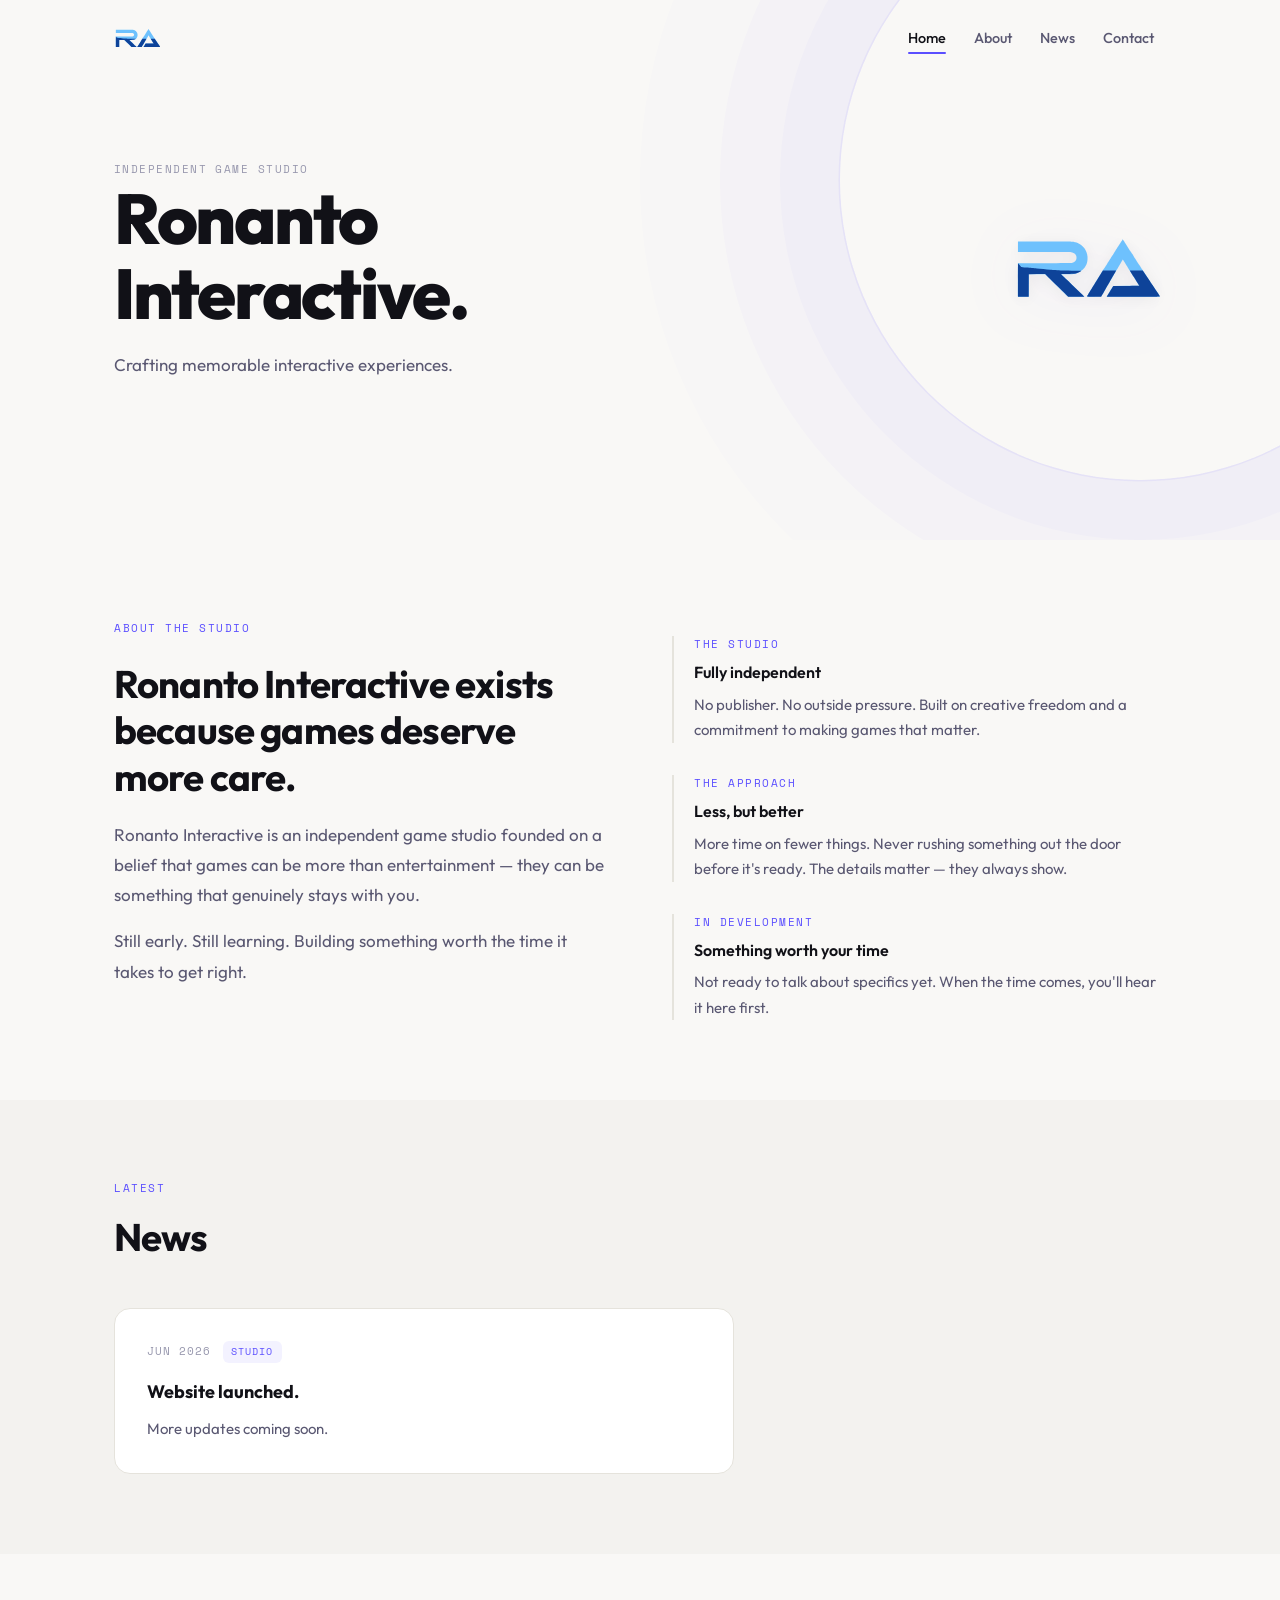
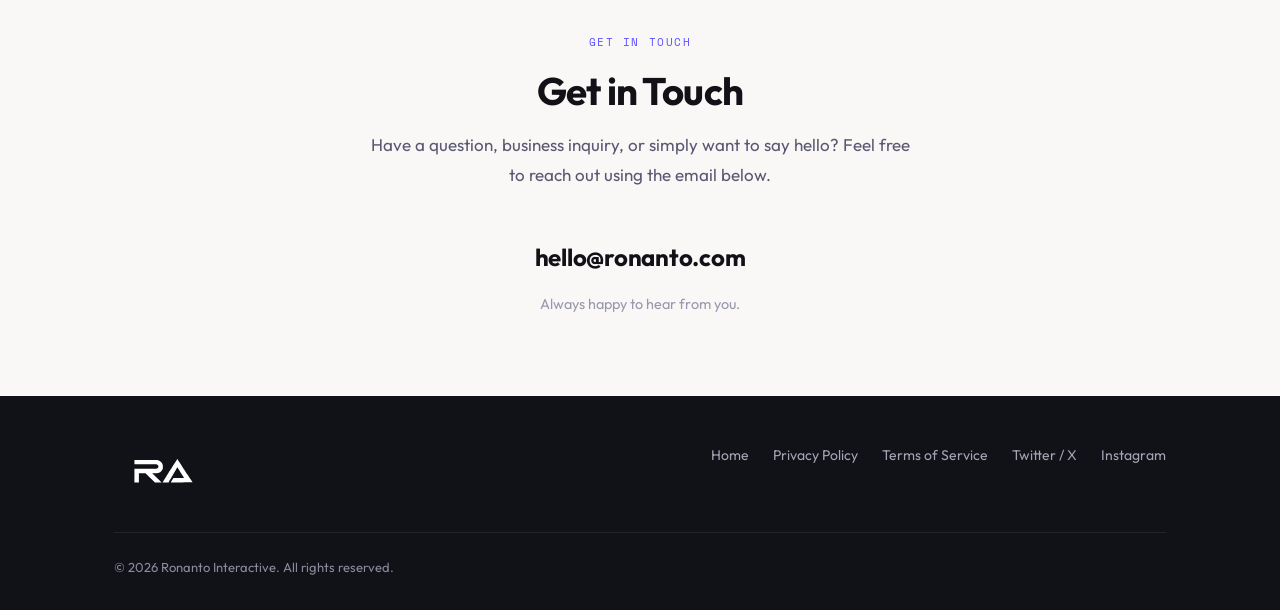
<file: index.html>
<!DOCTYPE html>
<html lang="en">
<head>
  <meta charset="UTF-8" />
  <meta name="viewport" content="width=device-width, initial-scale=1.0" />
  <meta http-equiv="X-UA-Compatible" content="IE=edge" />

  <!-- ─── Primary SEO ─────────────────────────────────────── -->
  <title>Ronanto Interactive | Independent Game Studio</title>
  <meta
    name="description"
    content="Ronanto Interactive is an independent game studio crafting memorable interactive experiences. Built with intention, craft, and long-term quality."
  />
  <meta name="robots" content="index, follow" />
  <meta name="author" content="Ronanto Interactive" />

  <!-- Canonical URL -->
  <link rel="canonical" href="https://ronanto.com/" />

  <!-- Browser theme color (mobile address bar) -->
  <meta name="theme-color" content="#F9F8F6" />

  <!-- ─── Open Graph ──────────────────────────────────────── -->
  <meta property="og:type"        content="website" />
  <meta property="og:url"         content="https://ronanto.com/" />
  <meta property="og:site_name"   content="Ronanto Interactive" />
  <meta property="og:title"       content="Ronanto Interactive | Independent Game Studio" />
  <meta property="og:description" content="Ronanto Interactive is an independent game studio crafting memorable interactive experiences. Built with intention, craft, and long-term quality." />
  <meta property="og:image"       content="https://ronanto.com/images/og-image.jpg" />
  <meta property="og:image:alt"   content="Ronanto Interactive — Independent Game Studio" />
  <meta property="og:image:width"  content="1200" />
  <meta property="og:image:height" content="630" />

  <!-- ─── Twitter / X Card ───────────────────────────────── -->
  <meta name="twitter:card"        content="summary_large_image" />
  <meta name="twitter:site"        content="@ronantogames" />
  <meta name="twitter:title"       content="Ronanto Interactive | Independent Game Studio" />
  <meta name="twitter:description" content="An independent game studio crafting memorable interactive experiences. Built with intention, craft, and long-term quality." />
  <meta name="twitter:image"       content="https://ronanto.com/images/og-image.jpg" />
  <meta name="twitter:image:alt"   content="Ronanto Interactive — Independent Game Studio" />

  <!-- ─── Favicon ───────────────────────────────────────────── -->
  <link rel="icon" type="image/svg+xml" href="favicon.svg" />

  <!-- ─── Stylesheet ──────────────────────────────────────── -->
  <link rel="stylesheet" href="css/main.css?v=2.1" />

  <!-- ─── Structured Data (JSON-LD) ──────────────────────── -->
  <script type="application/ld+json">
  {
    "@context": "https://schema.org",
    "@type": "Organization",
    "name": "Ronanto Interactive",
    "url": "https://ronanto.com",
    "logo": "https://ronanto.com/images/logo/logo.svg",
    "email": "hello@ronanto.com",
    "sameAs": [
      "https://x.com/ronantointeract",
      "https://instagram.com/ronantointeractive"
    ]
  }
  </script>
</head>

<body>
  <a href="#main-content" class="skip-link" style="position: absolute; top: -100px;">Skip to main content</a>

  <!-- ═══════════════════════════════════════════════════════
       NAVIGATION
       Fixed top bar. Transparent over hero, white on scroll.
       ═══════════════════════════════════════════════════════ -->
  <header id="site-header" role="banner">
    <div class="container nav__inner">

      <a href="#hero" class="nav__logo" aria-label="Ronanto Interactive — go to top">
        <img
          src="images/logo/logo.svg"
          alt="Ronanto Interactive logo"
          class="nav__logo-img"
          width="1536"
          height="1024"
          loading="eager"
          decoding="async"
          draggable="false"
        />
      </a>

      <!-- Desktop navigation -->
      <nav aria-label="Primary navigation">
        <ul class="nav__links" role="list">
          <li>
            <a href="#hero"    class="nav__link is-active" data-section="hero">
              Home
            </a>
          </li>
          <li>
            <a href="#about"   class="nav__link"           data-section="about">
              About
            </a>
          </li>
          <li>
            <a href="#news"    class="nav__link"           data-section="news">
              News
            </a>
          </li>
          <!--
            FUTURE PAGE SLOT: insert <li><a href="games.html" …>Games</a></li>
            between News and Contact without changing anything else.
          -->
          <li>
            <a href="#contact" class="nav__link"           data-section="contact">
              Contact
            </a>
          </li>
        </ul>
      </nav>

      <!-- Mobile hamburger -->
      <button
        id="hamburger"
        class="nav__hamburger"
        aria-label="Open navigation menu"
        aria-expanded="false"
        aria-controls="mobile-menu"
      >
        <span></span>
        <span></span>
        <span></span>
      </button>

    </div>
  </header>

  <!-- Mobile menu drawer -->
  <div
    id="mobile-menu"
    role="dialog"
    aria-label="Navigation menu"
    aria-hidden="true"
  >
    <a href="#hero"    class="nav__link" data-section="hero">Home</a>
    <a href="#about"   class="nav__link" data-section="about">About</a>
    <a href="#news"    class="nav__link" data-section="news">News</a>
    <a href="#contact" class="nav__link" data-section="contact">Contact</a>
  </div>


  <!-- ═══════════════════════════════════════════════════════
       MAIN CONTENT
       ═══════════════════════════════════════════════════════ -->
  <main id="main-content">

    <!-- ───────────────────────────────────────────────────────
         SECTION 1 · HERO
         ~60 vh. Typography-first. One primary CTA.
         ─────────────────────────────────────────────────────── -->
    <section id="hero" aria-labelledby="hero-heading">
      <div class="container">
        <div class="hero__grid">

          <!-- Left: text content -->
          <div class="hero__text">
            <!-- Studio label (Space Mono) -->
            <span class="hero__label t-mono" aria-label="Independent Game Studio">
              Independent Game Studio
            </span>

            <!-- Studio name — single H1 per page -->
            <h1 class="hero__title t-display" id="hero-heading">
              Ronanto<br>Interactive.
            </h1>

            <!-- Tagline -->
            <p class="hero__tagline t-body">
              Crafting memorable interactive experiences.
            </p>
          </div>

          <!-- Right: large logo -->
          <div class="hero__logo-wrap" aria-hidden="true">
            <img
              src="images/logo/logo.svg"
              alt=""
              class="hero__logo-img"
              width="1536"
              height="1024"
              loading="eager"
              decoding="async"
              draggable="false"
            />
          </div>

        </div>
      </div>
    </section>


    <!-- ───────────────────────────────────────────────────────
         SECTION 2 · ABOUT PREVIEW
         About the studio · Values · What's being built.
         No games mentioned.
         ─────────────────────────────────────────────────────── -->
    <section id="about" class="section" aria-labelledby="about-heading">
      <div class="container">
        <div class="about__grid">

          <!-- Left: intro text -->
          <div class="about__text">
            <span class="label reveal">About the Studio</span>
            <h2 class="t-h2 reveal reveal--d1" id="about-heading">
              Ronanto Interactive exists because games deserve more care.
            </h2>
            <p class="t-body reveal reveal--d2">
              Ronanto Interactive is an independent game studio founded
              on a belief that games can be more than entertainment —
              they can be something that genuinely stays with you.
            </p>
            <p class="t-body reveal reveal--d3">
              Still early. Still learning. Building something worth
              the time it takes to get right.
            </p>
          </div>

          <!-- Right: three facts -->
          <div class="about__facts" aria-label="Studio values">

            <div class="fact reveal reveal--d1">
              <span class="label">The studio</span>
              <h3 class="fact__title">Fully independent</h3>
              <p class="fact__body">
                No publisher. No outside pressure. Built on creative
                freedom and a commitment to making games that matter.
              </p>
            </div>

            <div class="fact reveal reveal--d2">
              <span class="label">The approach</span>
              <h3 class="fact__title">Less, but better</h3>
              <p class="fact__body">
                More time on fewer things. Never rushing something out
                the door before it's ready. The details matter — they
                always show.
              </p>
            </div>

            <div class="fact reveal reveal--d3">
              <span class="label">In development</span>
              <h3 class="fact__title">Something worth your time</h3>
              <p class="fact__body">
                Not ready to talk about specifics yet. When the time
                comes, you'll hear it here first.
              </p>
            </div>

          </div>

        </div>
      </div>
    </section>


    <!-- ───────────────────────────────────────────────────────
         SECTION 3 · LATEST NEWS
         Single real update. Intentionally minimal.
         ─────────────────────────────────────────────────────── -->
    <section id="news" class="section section--alt" aria-labelledby="news-heading">
      <div class="container">

        <div class="section-intro reveal">
          <span class="label">Latest</span>
          <h2 class="t-h2 section-intro__title" id="news-heading">News</h2>
        </div>

        <!-- Single update card -->
        <article
          class="news-card reveal reveal--d1"
          aria-labelledby="news-item-1-title"
        >
          <div class="news-card__meta">
            <time class="news-card__date" datetime="2026-06">Jun 2026</time>
            <span class="news-card__tag">Studio</span>
          </div>
          <h3 class="news-card__title" id="news-item-1-title">
            Website launched.
          </h3>
          <p class="news-card__body">
            More updates coming soon.
          </p>
        </article>

      </div>
    </section>


    <!-- ───────────────────────────────────────────────────────
         SECTION 4 · CONTACT
         Centered. Simple. One button.
         ─────────────────────────────────────────────────────── -->
    <section id="contact" class="section" aria-labelledby="contact-heading">
      <div class="container">

        <div class="section-intro section-intro--center reveal">
          <span class="label">Get in Touch</span>
          <h2 class="t-h2 section-intro__title" id="contact-heading">
            Get in Touch
          </h2>
          <p class="t-body section-intro__body">
            Have a question, business inquiry, or simply want to say hello?
            Feel free to reach out using the email below.
          </p>
        </div>

        <div class="contact__body reveal reveal--d1">
          <!-- Obfuscated email link for spam protection -->
          <p class="contact__email-text">
            <a href="#" class="obfuscated-email contact__email-link" data-user="hello" data-domain="ronanto.com">Click to Reveal Email</a>
          </p>
          <p class="contact__note t-small">
            Always happy to hear from you.
          </p>
        </div>

      </div>
    </section>

  </main>


  <!-- ═══════════════════════════════════════════════════════
       FOOTER
       Dark. Studio name, tagline, nav links, copyright.
       ═══════════════════════════════════════════════════════ -->
  <footer id="site-footer" role="contentinfo">
    <div class="container">

      <div class="footer__top">

        <!-- Official Ronanto Interactive logo -->
        <div class="footer__brand">
          <a href="#hero" aria-label="Ronanto Interactive — go to top">
            <img
              src="images/logo/logo-white.svg"
              alt="Ronanto Interactive logo"
              class="footer__logo-img"
              width="1536"
              height="1024"
              loading="lazy"
              decoding="async"
              draggable="false"
            />
          </a>
        </div>

        <!-- Footer navigation -->
        <nav class="footer__nav" aria-label="Footer navigation">
          <a href="#hero">Home</a>
          <a href="privacy.html">Privacy Policy</a>
          <a href="terms.html">Terms of Service</a>
          <a href="https://x.com/ronantointeract" target="_blank" rel="noopener noreferrer">Twitter / X</a>
          <a href="https://instagram.com/ronantointeractive" target="_blank" rel="noopener noreferrer">Instagram</a>
        </nav>

      </div>

      <!-- Bottom row: copyright -->
      <div class="footer__bottom">
        <p class="footer__copy">
          &copy; <span id="footer-year"></span> Ronanto Interactive.
          All rights reserved.
        </p>
      </div>

    </div>
  </footer>


  <!-- ═══════════════════════════════════════════════════════
       SCRIPTS
       ═══════════════════════════════════════════════════════ -->
  <script src="js/main.js?v=2.1"></script>

  <!-- Inline: set copyright year dynamically -->
  <script>
    document.getElementById('footer-year').textContent = new Date().getFullYear();
  </script>

</body>
</html>
</file>
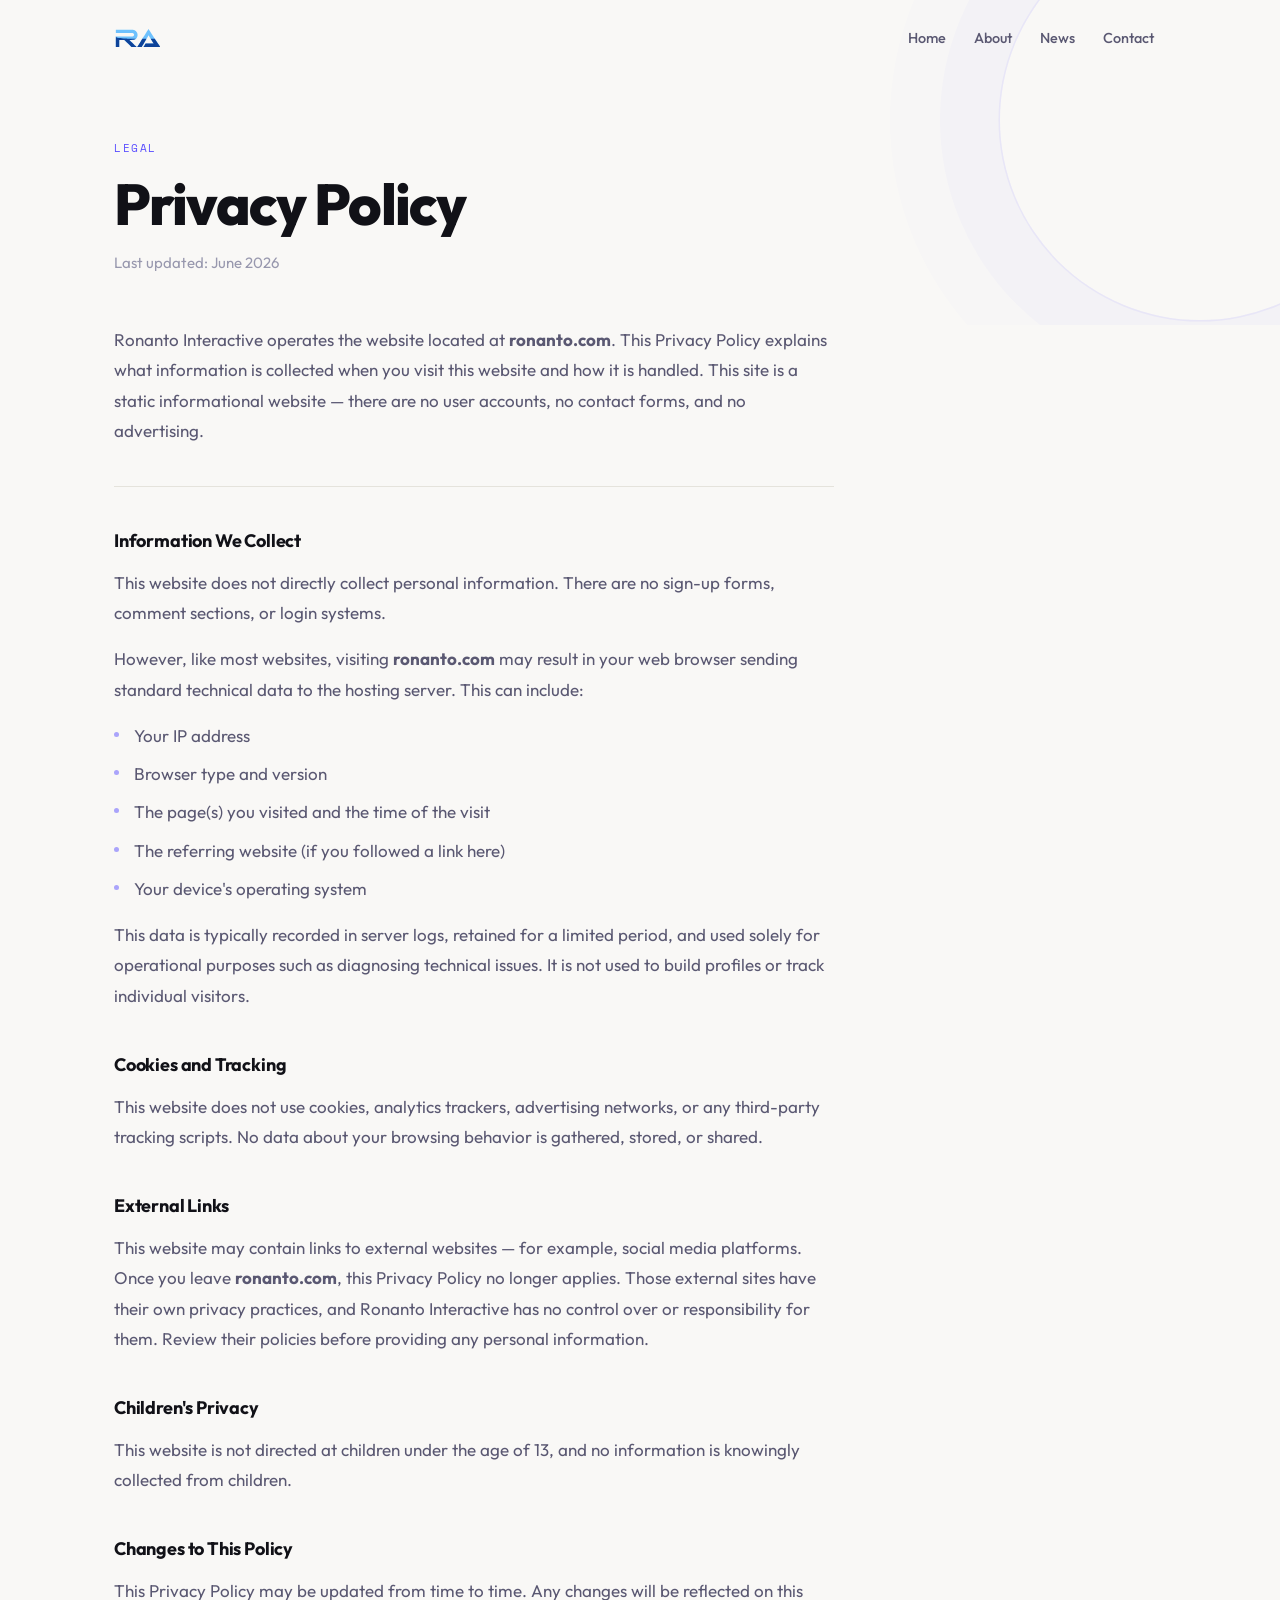
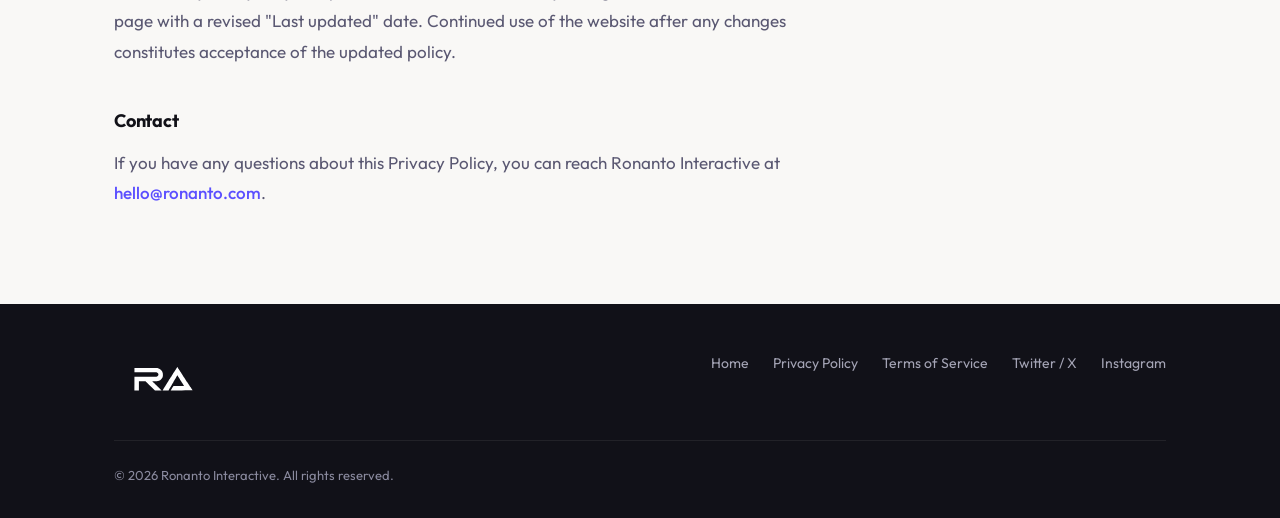
<file: privacy.html>
<!DOCTYPE html>
<html lang="en">
<head>
  <meta charset="UTF-8" />
  <meta name="viewport" content="width=device-width, initial-scale=1.0" />
  <meta http-equiv="X-UA-Compatible" content="IE=edge" />

  <!-- ─── Primary SEO ─────────────────────────────────────── -->
  <title>Privacy Policy | Ronanto Interactive</title>
  <meta
    name="description"
    content="Ronanto Interactive's Privacy Policy. This static site collects no personal data. Learn what server logs may record and how external links are handled."
  />
  <meta name="robots" content="index, follow" />
  <meta name="author" content="Ronanto Interactive" />

  <!-- Canonical URL -->
  <link rel="canonical" href="https://ronanto.com/privacy.html" />

  <!-- Browser theme color -->
  <meta name="theme-color" content="#F9F8F6" />

  <!-- ─── Open Graph ──────────────────────────────────────── -->
  <meta property="og:type"        content="website" />
  <meta property="og:url"         content="https://ronanto.com/privacy.html" />
  <meta property="og:site_name"   content="Ronanto Interactive" />
  <meta property="og:title"       content="Privacy Policy | Ronanto Interactive" />
  <meta property="og:description" content="Ronanto Interactive's Privacy Policy. This static site collects no personal data. Learn what server logs may record and how external links are handled." />
  <meta property="og:image"       content="https://ronanto.com/images/og-image.jpg" />
  <meta property="og:image:alt"   content="Ronanto Interactive — Independent Game Studio" />
  <meta property="og:image:width"  content="1200" />
  <meta property="og:image:height" content="630" />

  <!-- ─── Twitter / X Card ───────────────────────────────── -->
  <meta name="twitter:card"        content="summary_large_image" />
  <meta name="twitter:site"        content="@ronantogames" />
  <meta name="twitter:title"       content="Privacy Policy | Ronanto Interactive" />
  <meta name="twitter:description" content="Ronanto Interactive's Privacy Policy. A static site — no accounts, no forms, no trackers." />
  <meta name="twitter:image"       content="https://ronanto.com/images/og-image.jpg" />
  <meta name="twitter:image:alt"   content="Ronanto Interactive — Independent Game Studio" />

  <!-- ─── Favicon ───────────────────────────────────────────── -->
  <link rel="icon" type="image/svg+xml" href="favicon.svg" />

  <!-- ─── Stylesheet ──────────────────────────────────────── -->
  <link rel="stylesheet" href="css/main.css?v=2.1" />

  <!-- ─── Structured Data (JSON-LD) ──────────────────────── -->
  <script type="application/ld+json">
  {
    "@context": "https://schema.org",
    "@type": "Organization",
    "name": "Ronanto Interactive",
    "url": "https://ronanto.com",
    "logo": "https://ronanto.com/images/logo/logo.svg",
    "email": "hello@ronanto.com",
    "sameAs": [
      "https://x.com/ronantointeract",
      "https://instagram.com/ronantointeractive"
    ]
  }
  </script>
</head>

<body>
  <a href="#main-content" class="skip-link" style="position: absolute; top: -100px;">Skip to main content</a>

  <!-- ═══════════════════════════════════════════════════════
       NAVIGATION
       ═══════════════════════════════════════════════════════ -->
  <header id="site-header" role="banner">
    <div class="container nav__inner">

      <a href="index.html" class="nav__logo" aria-label="Ronanto Interactive — go to homepage">
        <img
          src="images/logo/logo.svg"
          alt="Ronanto Interactive logo"
          class="nav__logo-img"
          width="1536"
          height="1024"
          loading="eager"
          decoding="async"
          draggable="false"
        />
      </a>

      <!-- Desktop navigation -->
      <nav aria-label="Primary navigation">
        <ul class="nav__links" role="list">
          <li><a href="index.html#hero"    class="nav__link" data-section="hero">Home</a></li>
          <li><a href="index.html#about"   class="nav__link" data-section="about">About</a></li>
          <li><a href="index.html#news"    class="nav__link" data-section="news">News</a></li>
          <li><a href="index.html#contact" class="nav__link" data-section="contact">Contact</a></li>
        </ul>
      </nav>

      <!-- Mobile hamburger -->
      <button
        id="hamburger"
        class="nav__hamburger"
        aria-label="Open navigation menu"
        aria-expanded="false"
        aria-controls="mobile-menu"
      >
        <span></span>
        <span></span>
        <span></span>
      </button>

    </div>
  </header>

  <!-- Mobile menu drawer -->
  <div
    id="mobile-menu"
    role="dialog"
    aria-label="Navigation menu"
    aria-hidden="true"
  >
    <a href="index.html#hero"    class="nav__link">Home</a>
    <a href="index.html#about"   class="nav__link">About</a>
    <a href="index.html#news"    class="nav__link">News</a>
    <a href="index.html#contact" class="nav__link">Contact</a>
  </div>


  <!-- ═══════════════════════════════════════════════════════
       MAIN CONTENT
       ═══════════════════════════════════════════════════════ -->
  <main id="main-content">

    <!-- ───────────────────────────────────────────────────────
         PAGE HEADER
         ─────────────────────────────────────────────────────── -->
    <section class="legal-header" aria-labelledby="legal-page-heading">
      <div class="container">
        <span class="label reveal">Legal</span>
        <h1 class="t-display reveal reveal--d1" id="legal-page-heading">
          Privacy Policy
        </h1>
        <p class="t-body legal-header__meta reveal reveal--d2">
          Last updated: <time datetime="2026-06-29">June 2026</time>
        </p>
      </div>
    </section>


    <!-- ───────────────────────────────────────────────────────
         POLICY CONTENT
         ─────────────────────────────────────────────────────── -->
    <section class="legal-body section" aria-label="Privacy policy content">
      <div class="container">
        <div class="legal-content reveal">

          <p class="t-body">
            Ronanto Interactive operates the website located at
            <strong>ronanto.com</strong>. This Privacy Policy explains what
            information is collected when you visit this website and how it
            is handled. This site is a static informational website — there
            are no user accounts, no contact forms, and no advertising.
          </p>

          <h2 class="legal-content__heading">Information We Collect</h2>
          <p class="t-body">
            This website does not directly collect personal information.
            There are no sign-up forms, comment sections, or login systems.
          </p>
          <p class="t-body">
            However, like most websites, visiting <strong>ronanto.com</strong>
            may result in your web browser sending standard technical data to
            the hosting server. This can include:
          </p>
          <ul class="legal-list">
            <li>Your IP address</li>
            <li>Browser type and version</li>
            <li>The page(s) you visited and the time of the visit</li>
            <li>The referring website (if you followed a link here)</li>
            <li>Your device's operating system</li>
          </ul>
          <p class="t-body">
            This data is typically recorded in server logs, retained for a
            limited period, and used solely for operational purposes such as
            diagnosing technical issues. It is not used to build profiles or
            track individual visitors.
          </p>

          <h2 class="legal-content__heading">Cookies and Tracking</h2>
          <p class="t-body">
            This website does not use cookies, analytics trackers, advertising
            networks, or any third-party tracking scripts. No data about your
            browsing behavior is gathered, stored, or shared.
          </p>

          <h2 class="legal-content__heading">External Links</h2>
          <p class="t-body">
            This website may contain links to external websites — for example,
            social media platforms. Once you leave <strong>ronanto.com</strong>,
            this Privacy Policy no longer applies. Those external sites have
            their own privacy practices, and Ronanto Interactive has no control
            over or responsibility for them. Review their policies before
            providing any personal information.
          </p>

          <h2 class="legal-content__heading">Children's Privacy</h2>
          <p class="t-body">
            This website is not directed at children under the age of 13, and
            no information is knowingly collected from children.
          </p>

          <h2 class="legal-content__heading">Changes to This Policy</h2>
          <p class="t-body">
            This Privacy Policy may be updated from time to time. Any changes
            will be reflected on this page with a revised "Last updated" date.
            Continued use of the website after any changes constitutes
            acceptance of the updated policy.
          </p>

          <h2 class="legal-content__heading">Contact</h2>
          <p class="t-body">
            If you have any questions about this Privacy Policy, you can reach
            Ronanto Interactive at
            <a href="#" class="obfuscated-email link" data-user="hello" data-domain="ronanto.com">Click to Reveal Email</a>.
          </p>

        </div>
      </div>
    </section>

  </main>


  <!-- ═══════════════════════════════════════════════════════
       FOOTER
       ═══════════════════════════════════════════════════════ -->
  <footer id="site-footer" role="contentinfo">
    <div class="container">

      <div class="footer__top">

        <div class="footer__brand">
          <a href="index.html" aria-label="Ronanto Interactive — go to homepage">
            <img
              src="images/logo/logo-white.svg"
              alt="Ronanto Interactive logo"
              class="footer__logo-img"
              width="1536"
              height="1024"
              loading="lazy"
              decoding="async"
              draggable="false"
            />
          </a>
        </div>

        <nav class="footer__nav" aria-label="Footer navigation">
          <a href="index.html">Home</a>
          <a href="privacy.html" aria-current="page">Privacy Policy</a>
          <a href="terms.html">Terms of Service</a>
          <a href="https://x.com/ronantointeract" target="_blank" rel="noopener noreferrer">Twitter / X</a>
          <a href="https://instagram.com/ronantointeractive" target="_blank" rel="noopener noreferrer">Instagram</a>
        </nav>

      </div>

      <div class="footer__bottom">
        <p class="footer__copy">
          &copy; <span id="footer-year"></span> Ronanto Interactive.
          All rights reserved.
        </p>
      </div>

    </div>
  </footer>


  <!-- ═══════════════════════════════════════════════════════
       SCRIPTS
       ═══════════════════════════════════════════════════════ -->
  <script src="js/main.js?v=2.1"></script>
  <script>
    document.getElementById('footer-year').textContent = new Date().getFullYear();
  </script>

</body>
</html>
</file>
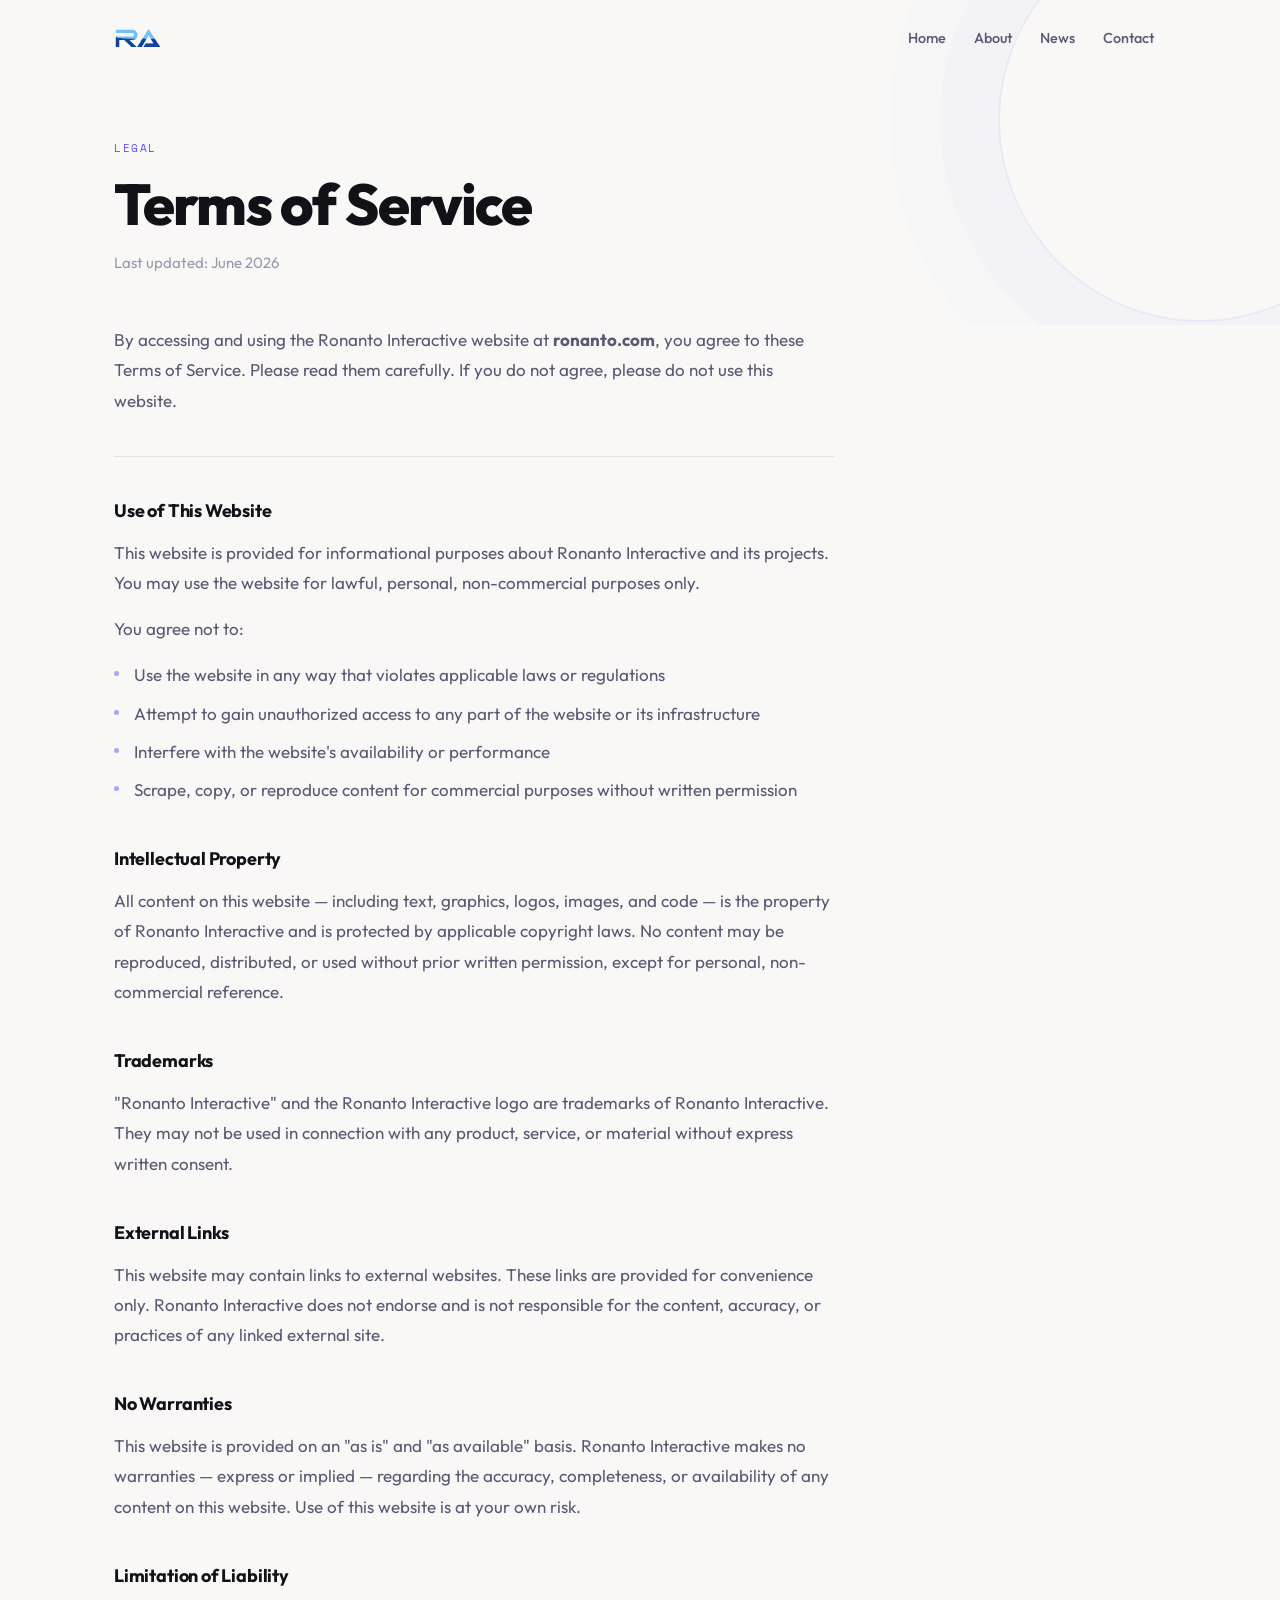
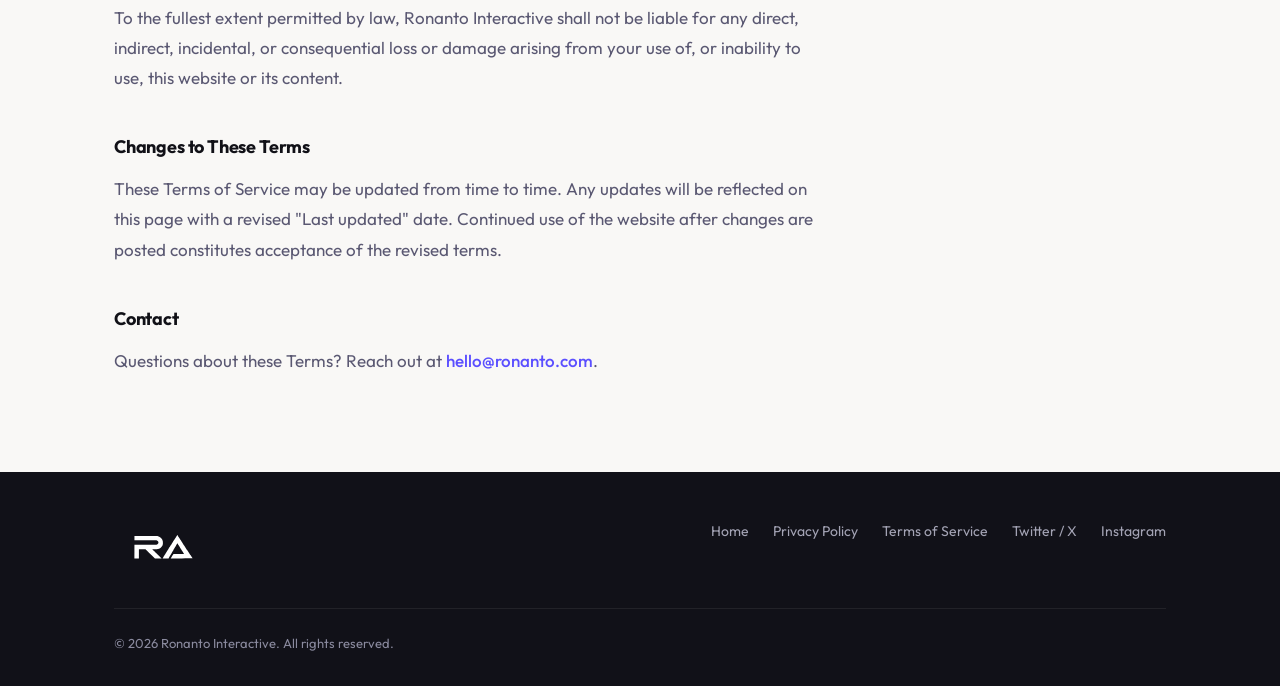
<file: terms.html>
<!DOCTYPE html>
<html lang="en">
<head>
  <meta charset="UTF-8" />
  <meta name="viewport" content="width=device-width, initial-scale=1.0" />
  <meta http-equiv="X-UA-Compatible" content="IE=edge" />

  <!-- ─── Primary SEO ─────────────────────────────────────── -->
  <title>Terms of Service | Ronanto Interactive</title>
  <meta
    name="description"
    content="Ronanto Interactive's Terms of Service. Guidelines for using this website, intellectual property, trademarks, and limitation of liability."
  />
  <meta name="robots" content="index, follow" />
  <meta name="author" content="Ronanto Interactive" />

  <!-- Canonical URL -->
  <link rel="canonical" href="https://ronanto.com/terms.html" />

  <!-- Browser theme color -->
  <meta name="theme-color" content="#F9F8F6" />

  <!-- ─── Open Graph ──────────────────────────────────────── -->
  <meta property="og:type"        content="website" />
  <meta property="og:url"         content="https://ronanto.com/terms.html" />
  <meta property="og:site_name"   content="Ronanto Interactive" />
  <meta property="og:title"       content="Terms of Service | Ronanto Interactive" />
  <meta property="og:description" content="Ronanto Interactive's Terms of Service. Guidelines for using this website, intellectual property, trademarks, and limitation of liability." />
  <meta property="og:image"       content="https://ronanto.com/images/og-image.jpg" />
  <meta property="og:image:alt"   content="Ronanto Interactive — Independent Game Studio" />
  <meta property="og:image:width"  content="1200" />
  <meta property="og:image:height" content="630" />

  <!-- ─── Twitter / X Card ───────────────────────────────── -->
  <meta name="twitter:card"        content="summary_large_image" />
  <meta name="twitter:site"        content="@ronantogames" />
  <meta name="twitter:title"       content="Terms of Service | Ronanto Interactive" />
  <meta name="twitter:description" content="Ronanto Interactive's Terms of Service. Website usage, intellectual property, trademarks, and limitation of liability." />
  <meta name="twitter:image"       content="https://ronanto.com/images/og-image.jpg" />
  <meta name="twitter:image:alt"   content="Ronanto Interactive — Independent Game Studio" />

  <!-- ─── Favicon ───────────────────────────────────────────── -->
  <link rel="icon" type="image/svg+xml" href="favicon.svg" />

  <!-- ─── Stylesheet ──────────────────────────────────────── -->
  <link rel="stylesheet" href="css/main.css?v=2.1" />

  <!-- ─── Structured Data (JSON-LD) ──────────────────────── -->
  <script type="application/ld+json">
  {
    "@context": "https://schema.org",
    "@type": "Organization",
    "name": "Ronanto Interactive",
    "url": "https://ronanto.com",
    "logo": "https://ronanto.com/images/logo/logo.svg",
    "email": "hello@ronanto.com",
    "sameAs": [
      "https://x.com/ronantointeract",
      "https://instagram.com/ronantointeractive"
    ]
  }
  </script>
</head>

<body>
  <a href="#main-content" class="skip-link" style="position: absolute; top: -100px;">Skip to main content</a>

  <!-- ═══════════════════════════════════════════════════════
       NAVIGATION
       ═══════════════════════════════════════════════════════ -->
  <header id="site-header" role="banner">
    <div class="container nav__inner">

      <a href="index.html" class="nav__logo" aria-label="Ronanto Interactive — go to homepage">
        <img
          src="images/logo/logo.svg"
          alt="Ronanto Interactive logo"
          class="nav__logo-img"
          width="1536"
          height="1024"
          loading="eager"
          decoding="async"
          draggable="false"
        />
      </a>

      <!-- Desktop navigation -->
      <nav aria-label="Primary navigation">
        <ul class="nav__links" role="list">
          <li><a href="index.html#hero"    class="nav__link" data-section="hero">Home</a></li>
          <li><a href="index.html#about"   class="nav__link" data-section="about">About</a></li>
          <li><a href="index.html#news"    class="nav__link" data-section="news">News</a></li>
          <li><a href="index.html#contact" class="nav__link" data-section="contact">Contact</a></li>
        </ul>
      </nav>

      <!-- Mobile hamburger -->
      <button
        id="hamburger"
        class="nav__hamburger"
        aria-label="Open navigation menu"
        aria-expanded="false"
        aria-controls="mobile-menu"
      >
        <span></span>
        <span></span>
        <span></span>
      </button>

    </div>
  </header>

  <!-- Mobile menu drawer -->
  <div
    id="mobile-menu"
    role="dialog"
    aria-label="Navigation menu"
    aria-hidden="true"
  >
    <a href="index.html#hero"    class="nav__link">Home</a>
    <a href="index.html#about"   class="nav__link">About</a>
    <a href="index.html#news"    class="nav__link">News</a>
    <a href="index.html#contact" class="nav__link">Contact</a>
  </div>


  <!-- ═══════════════════════════════════════════════════════
       MAIN CONTENT
       ═══════════════════════════════════════════════════════ -->
  <main id="main-content">

    <!-- ───────────────────────────────────────────────────────
         PAGE HEADER
         ─────────────────────────────────────────────────────── -->
    <section class="legal-header" aria-labelledby="legal-page-heading">
      <div class="container">
        <span class="label reveal">Legal</span>
        <h1 class="t-display reveal reveal--d1" id="legal-page-heading">
          Terms of Service
        </h1>
        <p class="t-body legal-header__meta reveal reveal--d2">
          Last updated: <time datetime="2026-06-29">June 2026</time>
        </p>
      </div>
    </section>


    <!-- ───────────────────────────────────────────────────────
         TERMS CONTENT
         ─────────────────────────────────────────────────────── -->
    <section class="legal-body section" aria-label="Terms of service content">
      <div class="container">
        <div class="legal-content reveal">

          <p class="t-body">
            By accessing and using the Ronanto Interactive website at
            <strong>ronanto.com</strong>, you agree to these Terms of Service.
            Please read them carefully. If you do not agree, please do not use
            this website.
          </p>

          <h2 class="legal-content__heading">Use of This Website</h2>
          <p class="t-body">
            This website is provided for informational purposes about Ronanto
            Interactive and its projects. You may use the website for lawful,
            personal, non-commercial purposes only.
          </p>
          <p class="t-body">
            You agree not to:
          </p>
          <ul class="legal-list">
            <li>Use the website in any way that violates applicable laws or regulations</li>
            <li>Attempt to gain unauthorized access to any part of the website or its infrastructure</li>
            <li>Interfere with the website's availability or performance</li>
            <li>Scrape, copy, or reproduce content for commercial purposes without written permission</li>
          </ul>

          <h2 class="legal-content__heading">Intellectual Property</h2>
          <p class="t-body">
            All content on this website — including text, graphics, logos,
            images, and code — is the property of Ronanto Interactive and is
            protected by applicable copyright laws. No content may be
            reproduced, distributed, or used without prior written permission,
            except for personal, non-commercial reference.
          </p>

          <h2 class="legal-content__heading">Trademarks</h2>
          <p class="t-body">
            "Ronanto Interactive" and the Ronanto Interactive logo are
            trademarks of Ronanto Interactive. They may not be used in
            connection with any product, service, or material without express
            written consent.
          </p>

          <h2 class="legal-content__heading">External Links</h2>
          <p class="t-body">
            This website may contain links to external websites. These links
            are provided for convenience only. Ronanto Interactive does not
            endorse and is not responsible for the content, accuracy, or
            practices of any linked external site.
          </p>

          <h2 class="legal-content__heading">No Warranties</h2>
          <p class="t-body">
            This website is provided on an "as is" and "as available" basis.
            Ronanto Interactive makes no warranties — express or implied —
            regarding the accuracy, completeness, or availability of any
            content on this website. Use of this website is at your own risk.
          </p>

          <h2 class="legal-content__heading">Limitation of Liability</h2>
          <p class="t-body">
            To the fullest extent permitted by law, Ronanto Interactive shall
            not be liable for any direct, indirect, incidental, or
            consequential loss or damage arising from your use of, or
            inability to use, this website or its content.
          </p>

          <h2 class="legal-content__heading">Changes to These Terms</h2>
          <p class="t-body">
            These Terms of Service may be updated from time to time. Any
            updates will be reflected on this page with a revised "Last
            updated" date. Continued use of the website after changes are
            posted constitutes acceptance of the revised terms.
          </p>

          <h2 class="legal-content__heading">Contact</h2>
          <p class="t-body">
            Questions about these Terms? Reach out at
            <a href="#" class="obfuscated-email link" data-user="hello" data-domain="ronanto.com">Click to Reveal Email</a>.
          </p>

        </div>
      </div>
    </section>

  </main>


  <!-- ═══════════════════════════════════════════════════════
       FOOTER
       ═══════════════════════════════════════════════════════ -->
  <footer id="site-footer" role="contentinfo">
    <div class="container">

      <div class="footer__top">

        <div class="footer__brand">
          <a href="index.html" aria-label="Ronanto Interactive — go to homepage">
            <img
              src="images/logo/logo-white.svg"
              alt="Ronanto Interactive logo"
              class="footer__logo-img"
              width="1536"
              height="1024"
              loading="lazy"
              decoding="async"
              draggable="false"
            />
          </a>
        </div>

        <nav class="footer__nav" aria-label="Footer navigation">
          <a href="index.html">Home</a>
          <a href="privacy.html">Privacy Policy</a>
          <a href="terms.html" aria-current="page">Terms of Service</a>
          <a href="https://x.com/ronantointeract" target="_blank" rel="noopener noreferrer">Twitter / X</a>
          <a href="https://instagram.com/ronantointeractive" target="_blank" rel="noopener noreferrer">Instagram</a>
        </nav>

      </div>

      <div class="footer__bottom">
        <p class="footer__copy">
          &copy; <span id="footer-year"></span> Ronanto Interactive.
          All rights reserved.
        </p>
      </div>

    </div>
  </footer>


  <!-- ═══════════════════════════════════════════════════════
       SCRIPTS
       ═══════════════════════════════════════════════════════ -->
  <script src="js/main.js?v=2.1"></script>
  <script>
    document.getElementById('footer-year').textContent = new Date().getFullYear();
  </script>

</body>
</html>
</file>
<file: css/main.css>
/* ============================================================
   Ronanto Interactive — main.css  |  Version 2.0
   Light Theme · Single stylesheet

   Sections:
     1. Variables
     2. Base
     3. Typography
     4. Layout
     5. Components
        5a. Label
        5b. Section Intro
        5c. Buttons
        5d. Navigation
        5e. Hero
        5f. About Preview
        5g. Latest News
        5h. Contact
        5i. Footer
     6. Animations
     7. Responsive
     8. Utilities
   ============================================================ */
/* Localized Google Fonts */
@font-face {
  font-family: 'Outfit';
  font-style: normal;
  font-weight: 400 800; /* Variable font range */
  font-display: swap;
  src: url('../fonts/outfit-variable.woff2') format('woff2');
}

@font-face {
  font-family: 'Space Mono';
  font-style: normal;
  font-weight: 400;
  font-display: swap;
  src: url('../fonts/spacemono-regular.woff2') format('woff2');
}

@font-face {
  font-family: 'Space Mono';
  font-style: normal;
  font-weight: 700;
  font-display: swap;
  src: url('../fonts/spacemono-bold.woff2') format('woff2');
}


/* ============================================================
   1. VARIABLES
   Design tokens — edit here to update the entire site.
   ============================================================ */
:root {
  /* — Backgrounds — */
  --bg:         #F9F8F6;   /* Page: warm off-white */
  --bg-alt:     #F3F2EF;   /* Alternate section tint */
  --surface:    #FFFFFF;   /* Cards, nav on scroll */
  --bg-dark:    #111118;   /* Footer */

  /* — Borders — */
  --border:     #E5E3DC;
  --border-mid: #D4D1C7;

  /* — Text — */
  --text-1:  #111117;   /* Primary */
  --text-2:  #5A5872;   /* Secondary body copy */
  --text-3:  #9898AE;   /* Muted, labels */

  /* — Text on dark (footer) — */
  --text-dark-1: #EEEEF5;

  /* — Accent: single violet — */
  --accent:        #5B4FFF;
  --accent-hover:  #4940E8;
  --accent-bg:     rgba(91, 79, 255, 0.07);
  --accent-border: rgba(91, 79, 255, 0.18);

  /* — Typography — */
  --font-sans: 'Outfit', sans-serif;
  --font-mono: 'Space Mono', monospace;

  /* — Spacing (4 px base) — */
  --s-1:  0.25rem;   /*  4 px */
  --s-2:  0.5rem;    /*  8 px */
  --s-3:  0.75rem;   /* 12 px */
  --s-4:  1rem;      /* 16 px */
  --s-5:  1.25rem;   /* 20 px */
  --s-6:  1.5rem;    /* 24 px */
  --s-8:  2rem;      /* 32 px */
  --s-10: 2.5rem;    /* 40 px */
  --s-12: 3rem;      /* 48 px */
  --s-16: 4rem;      /* 64 px */
  --s-20: 5rem;      /* 80 px */
  --s-24: 6rem;      /* 96 px */

  /* — Border radius — */
  --r-sm:   6px;
  --r-md:   10px;
  --r-lg:   16px;
  --r-full: 9999px;

  /* — Shadows — */
  --shadow-sm:  0 1px 3px rgba(0, 0, 0, 0.06);
  --shadow-md:  0 4px 16px rgba(0, 0, 0, 0.08);
  --shadow-nav: 0 1px 0 var(--border), 0 2px 12px rgba(0, 0, 0, 0.06);

  /* — Transitions — */
  --ease:     cubic-bezier(0.4, 0, 0.2, 1);
  --ease-out: cubic-bezier(0.16, 1, 0.3, 1);
  --t-fast: 0.15s;
  --t-base: 0.22s;
  --t-slow: 0.4s;

  /* — Layout — */
  --nav-h: 76px;
  --max-w: 1100px;
}


/* ============================================================
   2. BASE
   Reset and sensible element defaults.
   ============================================================ */

*,
*::before,
*::after {
  box-sizing: border-box;
  margin: 0;
  padding: 0;
}

html {
  font-size: 16px;
  scroll-behavior: smooth;
  -webkit-font-smoothing: antialiased;
  -moz-osx-font-smoothing: grayscale;
  text-rendering: optimizeLegibility;
}

body {
  background-color: var(--bg);
  color: var(--text-1);
  font-family: var(--font-sans);
  line-height: 1.6;
  overflow-x: hidden;
}

img {
  max-width: 100%;
  height: auto;
  display: block;
}

a {
  color: inherit;
  text-decoration: none;
}

ul,
ol {
  list-style: none;
}

button {
  font-family: inherit;
  cursor: pointer;
  border: none;
  background: none;
  color: inherit;
}

/* Accessibility: Keyboard focus outlines */
a:focus-visible,
button:focus-visible,
summary:focus-visible {
  outline: 3px solid var(--accent);
  outline-offset: 4px;
}

/* Accessibility: Skip to Main Content Link */
.skip-link {
  position: absolute;
  top: -100px;
  left: 16px;
  background-color: var(--accent);
  color: #ffffff;
  padding: 8px 16px;
  z-index: 10000;
  transition: top 0.2s ease-in-out;
  text-decoration: none;
  font-weight: 600;
  border-radius: 4px;
  font-family: var(--font-sans);
}
.skip-link:focus {
  top: 16px;
  outline: 3px solid var(--text-1);
}


/* ============================================================
   3. TYPOGRAPHY
   Reusable type scale classes.
   ============================================================ */

/* — Display: hero heading — */
.t-display {
  font-family: var(--font-sans);
  font-size: clamp(2.6rem, 5.5vw, 4.75rem);
  font-weight: 800;
  line-height: 1.06;
  letter-spacing: -0.032em;
  color: var(--text-1);
}

/* — Section headings — */
.t-h2 {
  font-family: var(--font-sans);
  font-size: clamp(1.7rem, 3vw, 2.5rem);
  font-weight: 700;
  line-height: 1.2;
  letter-spacing: -0.022em;
  color: var(--text-1);
}

/* — Card / fact headings — */
.t-h3 {
  font-family: var(--font-sans);
  font-size: 1.0625rem;
  font-weight: 600;
  line-height: 1.4;
  letter-spacing: -0.01em;
  color: var(--text-1);
}

/* — Body copy — */
.t-body {
  font-size: 1.0625rem;
  line-height: 1.78;
  color: var(--text-2);
}

/* — Small / supporting text — */
.t-small {
  font-size: 0.9rem;
  line-height: 1.65;
  color: var(--text-3);
}

/* — Monospace label (Space Mono) — */
.t-mono {
  font-family: var(--font-mono);
  font-size: 0.7rem;
  letter-spacing: 0.13em;
  text-transform: uppercase;
  color: var(--text-3);
}


/* ============================================================
   4. LAYOUT
   Container, section wrappers.
   ============================================================ */

/* Centered content column */
.container {
  width: 100%;
  max-width: var(--max-w);
  margin-inline: auto;
  padding-inline: var(--s-6);
}

/* Standard section vertical padding */
.section {
  padding-block: var(--s-20);
}

/* Alternating section background */
.section--alt {
  background-color: var(--bg-alt);
}


/* ============================================================
   5. COMPONENTS
   Reusable UI components.
   ============================================================ */

/* ────────────────────────────────────────────────────────────
   5a. Label
   Small monospace category labels (e.g. "About the Studio")
   ──────────────────────────────────────────────────────────── */
.label {
  display: block;
  font-family: var(--font-mono);
  font-size: 0.68rem;
  font-weight: 400;
  letter-spacing: 0.14em;
  text-transform: uppercase;
  color: var(--accent);
  margin-bottom: var(--s-4);
}

/* ────────────────────────────────────────────────────────────
   5b. Section Intro
   Reusable heading + body copy block for section openers.
   ──────────────────────────────────────────────────────────── */
.section-intro {
  margin-bottom: var(--s-12);
}

.section-intro--center {
  text-align: center;
  max-width: 540px;
  margin-inline: auto;
}

.section-intro__title {
  margin-bottom: var(--s-4);
}

.section-intro__body {
  margin-top: var(--s-4);
}

/* ────────────────────────────────────────────────────────────
   5c. Buttons
   .btn--primary  filled violet (used in future pages)
   .link          inline text link
   ──────────────────────────────────────────────────────────── */
.btn {
  display: inline-flex;
  align-items: center;
  gap: var(--s-2);
  font-family: var(--font-sans);
  font-size: 0.9375rem;
  font-weight: 600;
  padding: 0.75rem 1.625rem;
  border-radius: var(--r-full);
  border: 1.5px solid transparent;
  cursor: pointer;
  white-space: nowrap;
  text-decoration: none;
  transition:
    background   var(--t-base) var(--ease),
    border-color var(--t-base) var(--ease),
    box-shadow   var(--t-base) var(--ease),
    color        var(--t-base) var(--ease),
    transform    var(--t-base) var(--ease);
}

.btn--primary {
  background: var(--accent);
  color: #fff;
  box-shadow: 0 2px 8px rgba(91, 79, 255, 0.20);
}

.btn--primary:hover {
  background: var(--accent-hover);
  box-shadow: 0 4px 16px rgba(91, 79, 255, 0.28);
  transform: translateY(-1px);
}

.btn--primary:active {
  transform: translateY(0);
  box-shadow: 0 1px 4px rgba(91, 79, 255, 0.16);
}

/* Inline link */
.link {
  color: var(--accent);
  font-weight: 500;
  text-underline-offset: 3px;
  transition: opacity var(--t-base);
}

.link:hover {
  opacity: 0.72;
}

/* ────────────────────────────────────────────────────────────
   5d. Navigation
   Fixed top navigation with scroll-triggered glass effect.
   ──────────────────────────────────────────────────────────── */
#site-header {
  position: fixed;
  inset: 0 0 auto;
  height: var(--nav-h);
  z-index: 100;
  /* No background until scrolled — blends into hero */
  transition:
    background  var(--t-base) var(--ease),
    box-shadow  var(--t-base) var(--ease);
}

#site-header.scrolled {
  background: var(--surface);
  box-shadow: var(--shadow-nav);
}

.nav__inner {
  display: flex;
  align-items: center;
  justify-content: space-between;
  height: 100%;
}

/* Logo */
.nav__logo {
  display: flex;
  align-items: center;
  gap: var(--s-3);
  flex-shrink: 0;
  transition: opacity var(--t-fast);
}

.nav__logo:hover {
  opacity: 0.68;
}

/* Official logo image — sized by height, aspect ratio preserved */
.nav__logo-img {
  height: 48px;          /* slightly larger for more visual presence */
  width: auto;           /* preserves native aspect ratio */
  display: block;
  max-width: 100%;       /* scales down from native resolution */
}

/* Desktop links */
.nav__links {
  display: flex;
  align-items: center;
  gap: var(--s-1);
}

.nav__link {
  position: relative;
  font-size: 0.9rem;
  font-weight: 500;
  color: var(--text-2);
  padding: var(--s-2) var(--s-3);
  border-radius: var(--r-sm);
  transition: color var(--t-fast);
}

/* Underline indicator */
.nav__link::after {
  content: '';
  position: absolute;
  bottom: 1px;
  left: var(--s-3);
  right: var(--s-3);
  height: 2px;
  background: var(--accent);
  border-radius: var(--r-full);
  transform: scaleX(0);
  transform-origin: left;
  transition: transform var(--t-base) var(--ease-out);
}

.nav__link:hover {
  color: var(--text-1);
}

.nav__link:hover::after,
.nav__link.is-active::after {
  transform: scaleX(1);
}

.nav__link.is-active {
  color: var(--text-1);
}

/* Hamburger button (hidden on desktop) */
.nav__hamburger {
  display: none;
  width: 44px;
  height: 44px;
  flex-direction: column;
  align-items: center;
  justify-content: center;
  gap: 5px;
  padding: var(--s-2);
  border-radius: var(--r-sm);
  transition: background var(--t-fast);
}

.nav__hamburger:hover {
  background: var(--bg-alt);
}

.nav__hamburger span {
  display: block;
  width: 20px;
  height: 2px;
  background: var(--text-1);
  border-radius: var(--r-full);
  transition:
    transform var(--t-base) var(--ease-out),
    opacity   var(--t-fast),
    width     var(--t-base) var(--ease-out);
}

/* Open state — animates to ✕ */
.nav__hamburger[aria-expanded="true"] span:nth-child(1) {
  transform: translateY(7px) rotate(45deg);
}

.nav__hamburger[aria-expanded="true"] span:nth-child(2) {
  opacity: 0;
  width: 0;
}

.nav__hamburger[aria-expanded="true"] span:nth-child(3) {
  transform: translateY(-7px) rotate(-45deg);
}

/* Mobile menu drawer */
#mobile-menu {
  position: fixed;
  inset: var(--nav-h) 0 auto;
  background: var(--surface);
  border-bottom: 1px solid var(--border);
  padding: var(--s-3) var(--s-6) var(--s-8);
  display: flex;
  flex-direction: column;
  /* Slide in from above */
  transform: translateY(-108%);
  opacity: 0;
  transition:
    transform var(--t-slow) var(--ease-out),
    opacity   var(--t-base) var(--ease);
  z-index: 99;
  pointer-events: none;
}

#mobile-menu.is-open {
  transform: translateY(0);
  opacity: 1;
  pointer-events: auto;
}

/* Mobile links override desktop styles */
#mobile-menu .nav__link {
  font-size: 1rem;
  padding: var(--s-4) 0;
  border-bottom: 1px solid var(--border);
  border-radius: 0;
}

#mobile-menu .nav__link::after {
  display: none;
}

/* ────────────────────────────────────────────────────────────
   5e. Hero
   Two-column: text left, logo right.
   ──────────────────────────────────────────────────────────── */
#hero {
  min-height: 60vh;
  display: flex;
  align-items: center;
  padding-top: var(--nav-h);
  padding-bottom: var(--s-20);
  position: relative;
  overflow: hidden;
  background: var(--bg);
}

/*
 * Hero decorative element — a single large, soft arc.
 * Purely visual. No semantic value. Extremely low opacity
 * so it never competes with the typography.
 */
#hero::before {
  content: '';
  position: absolute;
  /* Positioned to the right side, partially off-screen */
  top: -120px;
  right: -160px;
  width: 600px;
  height: 600px;
  border-radius: 50%;
  /* Two concentric rings using box-shadow, no fill */
  background: transparent;
  box-shadow:
    0 0 0 1.5px rgba(91, 79, 255, 0.07),
    0 0 0 60px rgba(91, 79, 255, 0.025),
    0 0 0 120px rgba(91, 79, 255, 0.018),
    0 0 0 200px rgba(91, 79, 255, 0.01);
  pointer-events: none;
  /* Prevent it from adding scroll width */
  transform: translate(0, 0);
}

/* Two-column grid: text | logo */
.hero__grid {
  display: grid;
  grid-template-columns: 1fr auto;
  align-items: center;
  gap: var(--s-16);
}

.hero__text {
  min-width: 0; /* prevent text overflow blowing out the grid */
}

.hero__label {
  margin-bottom: var(--s-5);
}

.hero__title {
  margin-bottom: var(--s-5);
}

.hero__tagline {
  max-width: 480px;
  /* No margin-bottom needed — no button below */
}

/* Large hero logo — right column */
.hero__logo-wrap {
  display: flex;
  align-items: center;
  justify-content: flex-end;
  flex-shrink: 0;
}

.hero__logo-img {
  width: clamp(100px, 12vw, 160px);
  height: auto;
  display: block;
  /* Soft entrance — slightly longer than text so it settles last */
  animation: fadeUp 0.7s var(--ease-out) 0.4s both;
  /* Subtle drop shadow so it lifts off the bg */
  filter: drop-shadow(0 8px 32px rgba(91, 79, 255, 0.08))
          drop-shadow(0 2px 8px rgba(0, 0, 0, 0.06));
}


/* ────────────────────────────────────────────────────────────
   5f. About Preview
   2-column: intro text | three facts
   ──────────────────────────────────────────────────────────── */
.about__grid {
  display: grid;
  grid-template-columns: 1fr 1fr;
  gap: var(--s-16);
  align-items: start;
}

/* Spacing between paragraphs in the text column */
.about__text p + p {
  margin-top: var(--s-4);
}

.about__text .label {
  margin-bottom: var(--s-6);
}

.about__text .t-h2 {
  margin-bottom: var(--s-5);
}

/* Stacked facts */
.about__facts {
  display: flex;
  flex-direction: column;
  gap: var(--s-8);
  padding-top: var(--s-4);
}

/* Individual fact item */
.fact {
  padding-left: var(--s-5);
  border-left: 2px solid var(--border);
  transition: border-color var(--t-base);
}

.fact:hover {
  border-left-color: var(--accent);
}

.fact .label {
  margin-bottom: var(--s-2);
}

.fact__title {
  font-size: 1rem;
  font-weight: 600;
  color: var(--text-1);
  margin-bottom: var(--s-2);
  line-height: 1.4;
}

.fact__body {
  font-size: 0.9375rem;
  color: var(--text-2);
  line-height: 1.7;
}

/* ────────────────────────────────────────────────────────────
   5g. Latest News
   Single-update layout.
   ──────────────────────────────────────────────────────────── */
.news-card {
  background: var(--surface);
  border: 1px solid var(--border);
  border-radius: var(--r-lg);
  padding: var(--s-8);
  max-width: 620px;    /* Keeps the single card from sprawling */
  transition:
    border-color var(--t-base),
    box-shadow   var(--t-base),
    transform    var(--t-base) var(--ease);
}

.news-card:hover {
  border-color: var(--accent-border);
  box-shadow: var(--shadow-md);
  transform: translateY(-2px);
}

.news-card__meta {
  display: flex;
  align-items: center;
  gap: var(--s-3);
  margin-bottom: var(--s-4);
}

.news-card__date {
  font-family: var(--font-mono);
  font-size: 0.66rem;
  letter-spacing: 0.1em;
  text-transform: uppercase;
  color: var(--text-3);
}

.news-card__tag {
  font-family: var(--font-mono);
  font-size: 0.63rem;
  letter-spacing: 0.1em;
  text-transform: uppercase;
  color: var(--accent);
  background: var(--accent-bg);
  padding: 3px 8px;
  border-radius: var(--r-sm);
}

.news-card__title {
  font-size: 1.125rem;
  font-weight: 700;
  color: var(--text-1);
  line-height: 1.4;
  margin-bottom: var(--s-3);
}

.news-card__body {
  font-size: 0.9375rem;
  color: var(--text-2);
  line-height: 1.68;
}

/* Plain supporting note below the card body */
.news-card__note {
  font-size: 0.875rem;
  color: var(--text-3);
  margin-top: var(--s-5);
  font-style: italic;
}

/* ────────────────────────────────────────────────────────────
   5h. Contact
   Centered, minimal.
   ──────────────────────────────────────────────────────────── */
#contact {
  text-align: center;
}

/* Contact body — centers the email block */
.contact__body {
  text-align: center;
}

/* Plain-text email address — not a link */
.contact__email-text {
  font-size: clamp(1.1rem, 2.5vw, 1.5rem);
  font-weight: 700;
  color: var(--text-1);
  letter-spacing: -0.01em;
  margin-bottom: var(--s-4);
  user-select: all;   /* lets visitors copy it easily */
}

/* Response-time note */
.contact__note {
  margin-top: var(--s-3);
  color: var(--text-3);
}

/* ────────────────────────────────────────────────────────────
   5i. Footer
   Dark section. Independent color context.
   ──────────────────────────────────────────────────────────── */
#site-footer {
  background: var(--bg-dark);
  padding-block: var(--s-12) var(--s-8);
}

.footer__top {
  display: flex;
  align-items: flex-start;
  justify-content: space-between;
  gap: var(--s-8);
  padding-bottom: var(--s-8);
  border-bottom: 1px solid rgba(255, 255, 255, 0.07);
  margin-bottom: var(--s-6);
}

/* Official logo in footer — sized for balanced weight, aspect ratio preserved */
.footer__logo-img {
  height: 56px;          /* increased for visual balance */
  width: auto;
  display: block;
  object-fit: contain;
  max-width: 100%;       /* scales down from native resolution */
}

/* Footer nav links */
.footer__nav {
  display: flex;
  align-items: center;
  gap: var(--s-6);
  flex-wrap: wrap;
}

.footer__nav a {
  font-size: 0.875rem;
  color: #A4A4B5;   /* raised for better readability against dark bg */
  transition: color var(--t-base);
}

.footer__nav a:hover {
  color: var(--text-dark-1);
}

.footer__bottom {
  display: flex;
  align-items: center;
  justify-content: space-between;
  flex-wrap: wrap;
  gap: var(--s-3);
}

.footer__copy {
  font-size: 0.8125rem;
  color: #8A8A9E;   /* raised for readability against dark bg */
}


/* ============================================================
   6. ANIMATIONS
   Scroll-reveal (.reveal → .is-revealed) and hero entrance.
   ============================================================ */

/* — Scroll reveal base — */
.reveal {
  opacity: 0;
  transform: translateY(16px);   /* reduced from 22px — subtler entrance */
  transition:
    opacity   0.55s var(--ease-out),
    transform 0.55s var(--ease-out);
}

.reveal.is-revealed {
  opacity: 1;
  transform: translateY(0);
}

/* Stagger delay helpers */
.reveal--d1 { transition-delay: 0.08s; }
.reveal--d2 { transition-delay: 0.16s; }
.reveal--d3 { transition-delay: 0.24s; }
.reveal--d4 { transition-delay: 0.32s; }

/* — Hero entrance (plays on page load, not on scroll) — */
@keyframes fadeUp {
  from {
    opacity: 0;
    transform: translateY(18px);
  }
  to {
    opacity: 1;
    transform: translateY(0);
  }
}

.hero__label   { animation: fadeUp 0.55s var(--ease-out) 0.08s both; }
.hero__title   { animation: fadeUp 0.6s  var(--ease-out) 0.18s both; }
.hero__tagline { animation: fadeUp 0.6s  var(--ease-out) 0.3s  both; }


/* ────────────────────────────────────────────────────────────
   5j. Legal Pages (Privacy Policy, Terms of Service)
   Shared header + body layout for /privacy.html, /terms.html
   ──────────────────────────────────────────────────────────── */

/* Page header — similar atmosphere to the hero but shorter */
.legal-header {
  padding-top: calc(var(--nav-h) + var(--s-16));
  padding-bottom: var(--s-12);
  background: var(--bg);
  position: relative;
  overflow: hidden;
}

/* Subtle decorative ring — mirrors the hero aesthetic */
.legal-header::before {
  content: '';
  position: absolute;
  top: -80px;
  right: -120px;
  width: 400px;
  height: 400px;
  border-radius: 50%;
  background: transparent;
  box-shadow:
    0 0 0 1.5px rgba(91, 79, 255, 0.07),
    0 0 0 60px rgba(91, 79, 255, 0.025),
    0 0 0 110px rgba(91, 79, 255, 0.012);
  pointer-events: none;
}

.legal-header .t-display {
  font-size: clamp(2.2rem, 4.5vw, 3.75rem);
  margin-bottom: var(--s-4);
}

.legal-header__meta {
  font-size: 0.9375rem;
  color: var(--text-3);
  margin-top: var(--s-2);
}

/* Body section — white card look on the off-white page */
.legal-body {
  padding-top: 0;
}

/* Prose container — narrowed for comfortable reading */
.legal-content {
  max-width: 720px;
}

/* Intro paragraph */
.legal-content > .t-body:first-child {
  margin-bottom: var(--s-10);
  padding-bottom: var(--s-10);
  border-bottom: 1px solid var(--border);
}

/* Body paragraphs */
.legal-content .t-body {
  margin-bottom: var(--s-4);
}

/* Section headings */
.legal-content__heading {
  font-size: 1.125rem;
  font-weight: 700;
  color: var(--text-1);
  letter-spacing: -0.01em;
  margin-top: var(--s-10);
  margin-bottom: var(--s-3);
}

/* Bullet lists within legal content */
.legal-list {
  list-style: none;
  padding-left: 0;
  margin-bottom: var(--s-4);
  display: flex;
  flex-direction: column;
  gap: var(--s-2);
}

.legal-list li {
  position: relative;
  font-size: 1.0625rem;
  line-height: 1.78;
  color: var(--text-2);
  padding-left: var(--s-5);
}

/* Custom bullet — small accent dot */
.legal-list li::before {
  content: '';
  position: absolute;
  left: 0;
  top: 0.65em;
  width: 5px;
  height: 5px;
  border-radius: 50%;
  background: var(--accent);
  opacity: 0.5;
}

/* ────────────────────────────────────────────────────────────
   5k. 404 Error Page
   Centered, full-viewport-height layout.
   ──────────────────────────────────────────────────────────── */
.error-page {
  min-height: calc(100vh - var(--nav-h) - 220px); /* leave room for footer */
  display: flex;
  align-items: center;
  padding-top: calc(var(--nav-h) + var(--s-16));
  padding-bottom: var(--s-20);
  background: var(--bg);
  position: relative;
  overflow: hidden;
}

/* Same subtle ring decoration as hero */
.error-page::before {
  content: '';
  position: absolute;
  top: -100px;
  right: -140px;
  width: 500px;
  height: 500px;
  border-radius: 50%;
  background: transparent;
  box-shadow:
    0 0 0 1.5px rgba(91, 79, 255, 0.07),
    0 0 0 60px rgba(91, 79, 255, 0.025),
    0 0 0 120px rgba(91, 79, 255, 0.015);
  pointer-events: none;
}

.error-page__inner {
  display: flex;
  flex-direction: column;
  align-items: flex-start;
  gap: var(--s-4);
}

/* Large muted "404" code */
.error-page__code {
  font-family: var(--font-mono);
  font-size: 0.72rem;
  letter-spacing: 0.16em;
  text-transform: uppercase;
  color: var(--accent);
  margin-bottom: var(--s-2);
}

.error-page__title {
  margin-bottom: var(--s-2);
}

.error-page__body {
  max-width: 400px;
  margin-bottom: var(--s-4);
}

.error-page__cta {
  margin-top: var(--s-2);
}


/* ============================================================
   7. RESPONSIVE
   ============================================================ */

/* — Tablet ≤ 1024 px — */
@media (max-width: 1024px) {
  /* Stack about grid to single column */
  .about__grid {
    grid-template-columns: 1fr;
    gap: var(--s-12);
  }

  /* Facts column comes below text on tablet */
  .about__facts {
    padding-top: 0;
  }

  /* Collapse hero to single column, logo stacks below text */
  .hero__grid {
    grid-template-columns: 1fr;
    gap: var(--s-10);
  }

  .hero__logo-wrap {
    display: flex;
    justify-content: flex-start;
  }

  .hero__logo-img {
    width: clamp(80px, 20vw, 110px);
  }
}

/* — Mobile ≤ 768 px — */
@media (max-width: 768px) {
  :root {
    --nav-h: 60px;
  }

  .nav__logo-img {
    height: 40px;        /* scaled down for mobile nav height */
  }

  /* Show hamburger, hide desktop links */
  .nav__hamburger { display: flex; }
  .nav__links     { display: none; }

  /* Section padding reduction */
  .section {
    padding-block: var(--s-16);
  }

  .hero__tagline {
    max-width: 100%;
  }

  /* Stack footer top row */
  .footer__top {
    flex-direction: column;
    gap: var(--s-6);
  }

  .footer__bottom {
    flex-direction: column;
    align-items: flex-start;
  }
}

/* — Small ≤ 480 px — */
@media (max-width: 480px) {
  .container {
    padding-inline: var(--s-4);
  }

  .footer__nav {
    gap: var(--s-4) var(--s-5);
  }
}


/* ============================================================
   8. UTILITIES
   ============================================================ */

/* Accessible visually-hidden text */
.sr-only {
  position: absolute;
  width: 1px;
  height: 1px;
  padding: 0;
  margin: -1px;
  overflow: hidden;
  clip: rect(0, 0, 0, 0);
  white-space: nowrap;
  border: 0;
}

/* — Respect reduced motion preference — */
@media (prefers-reduced-motion: reduce) {
  /* Disable all transitions and animations */
  *,
  *::before,
  *::after {
    animation-duration: 0.01ms !important;
    animation-iteration-count: 1 !important;
    transition-duration: 0.01ms !important;
    scroll-behavior: auto !important;
  }

  /* Immediately show all reveal elements */
  .reveal {
    opacity: 1;
    transform: none;
  }

  html {
    scroll-behavior: auto;
  }
}
</file>
